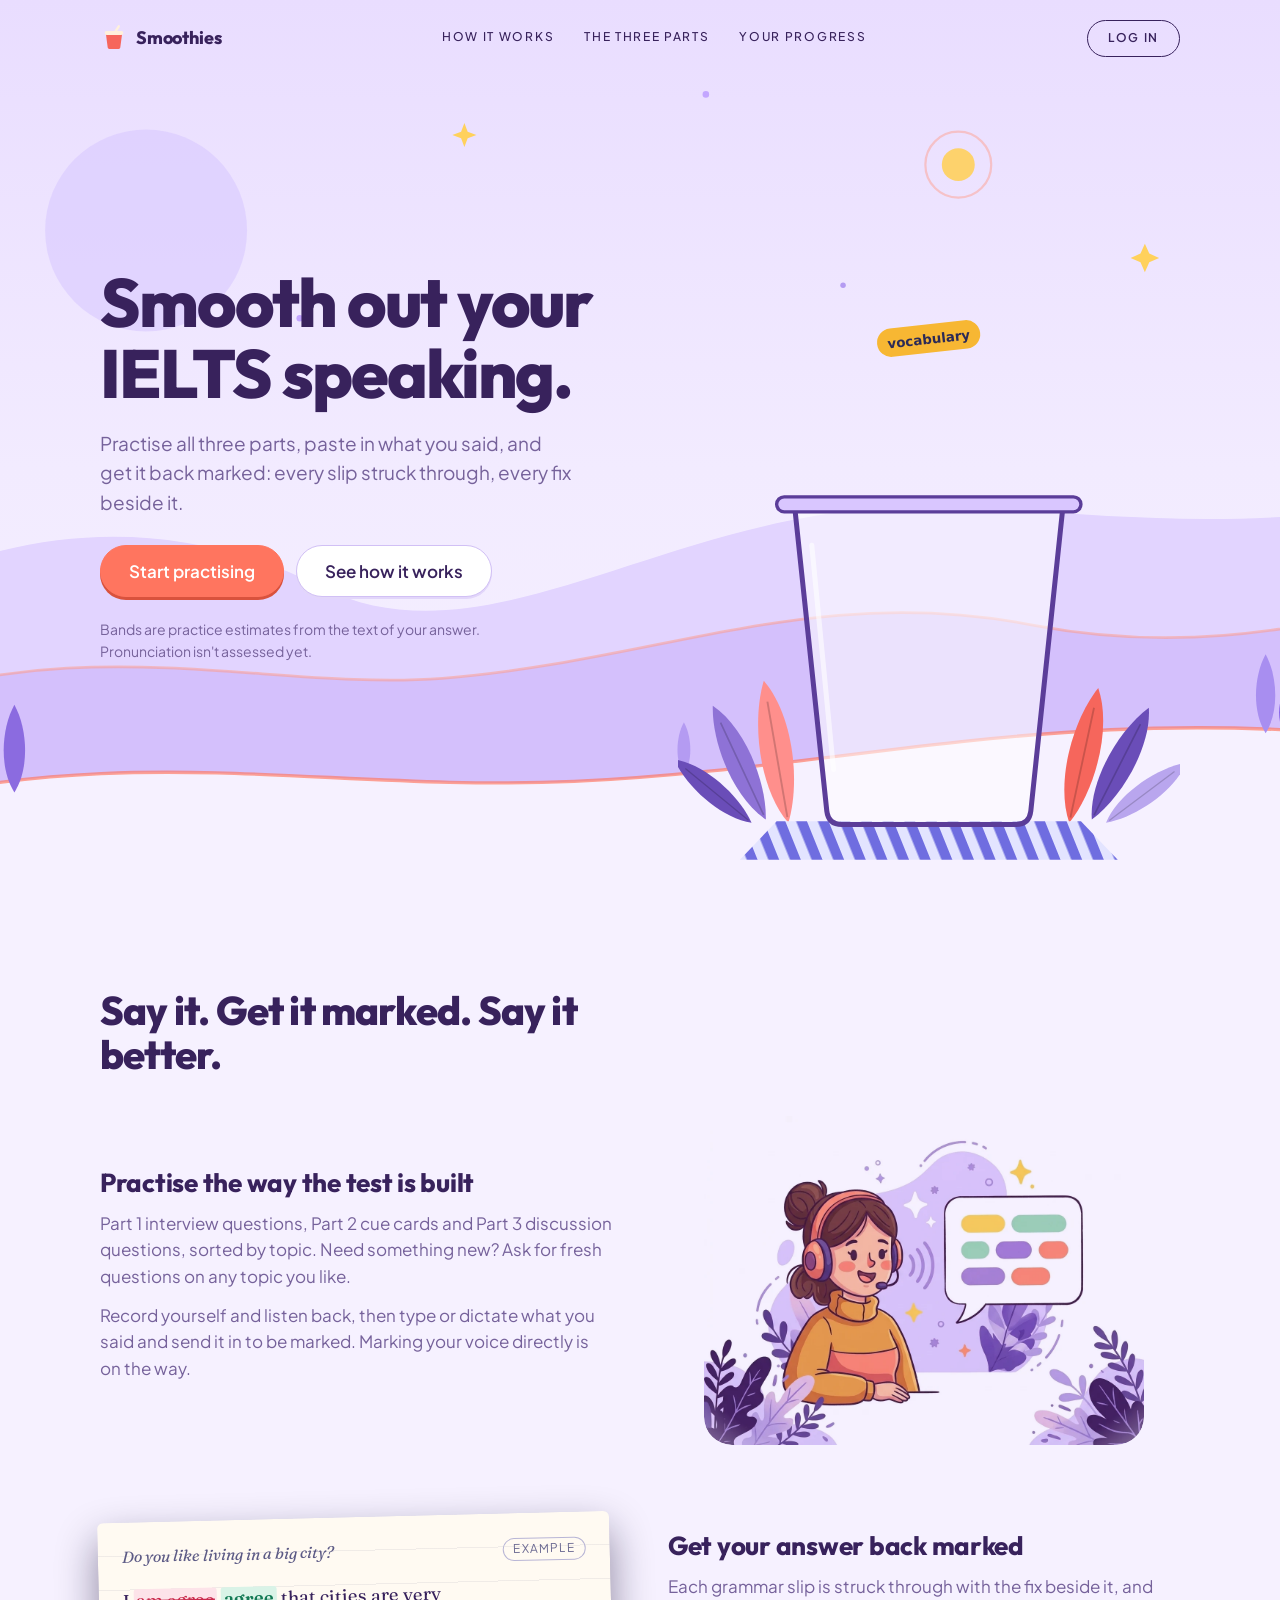
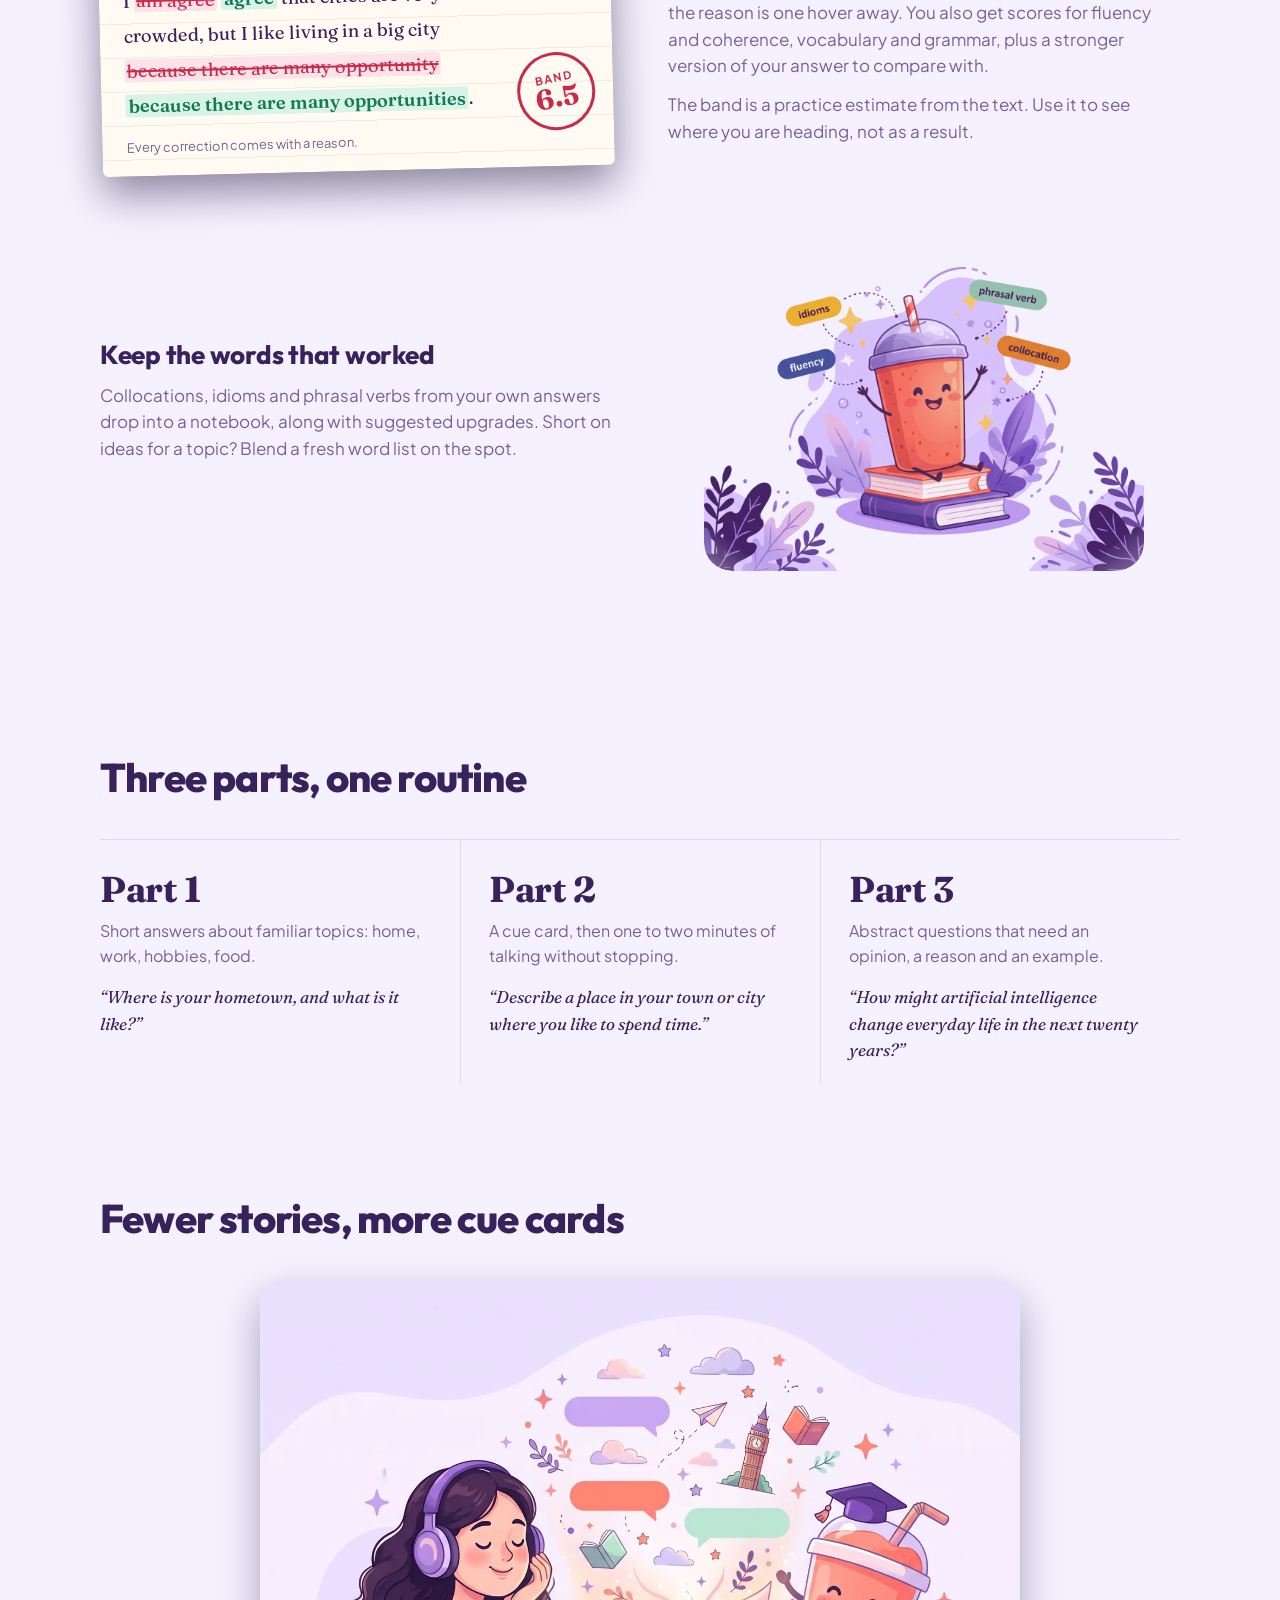
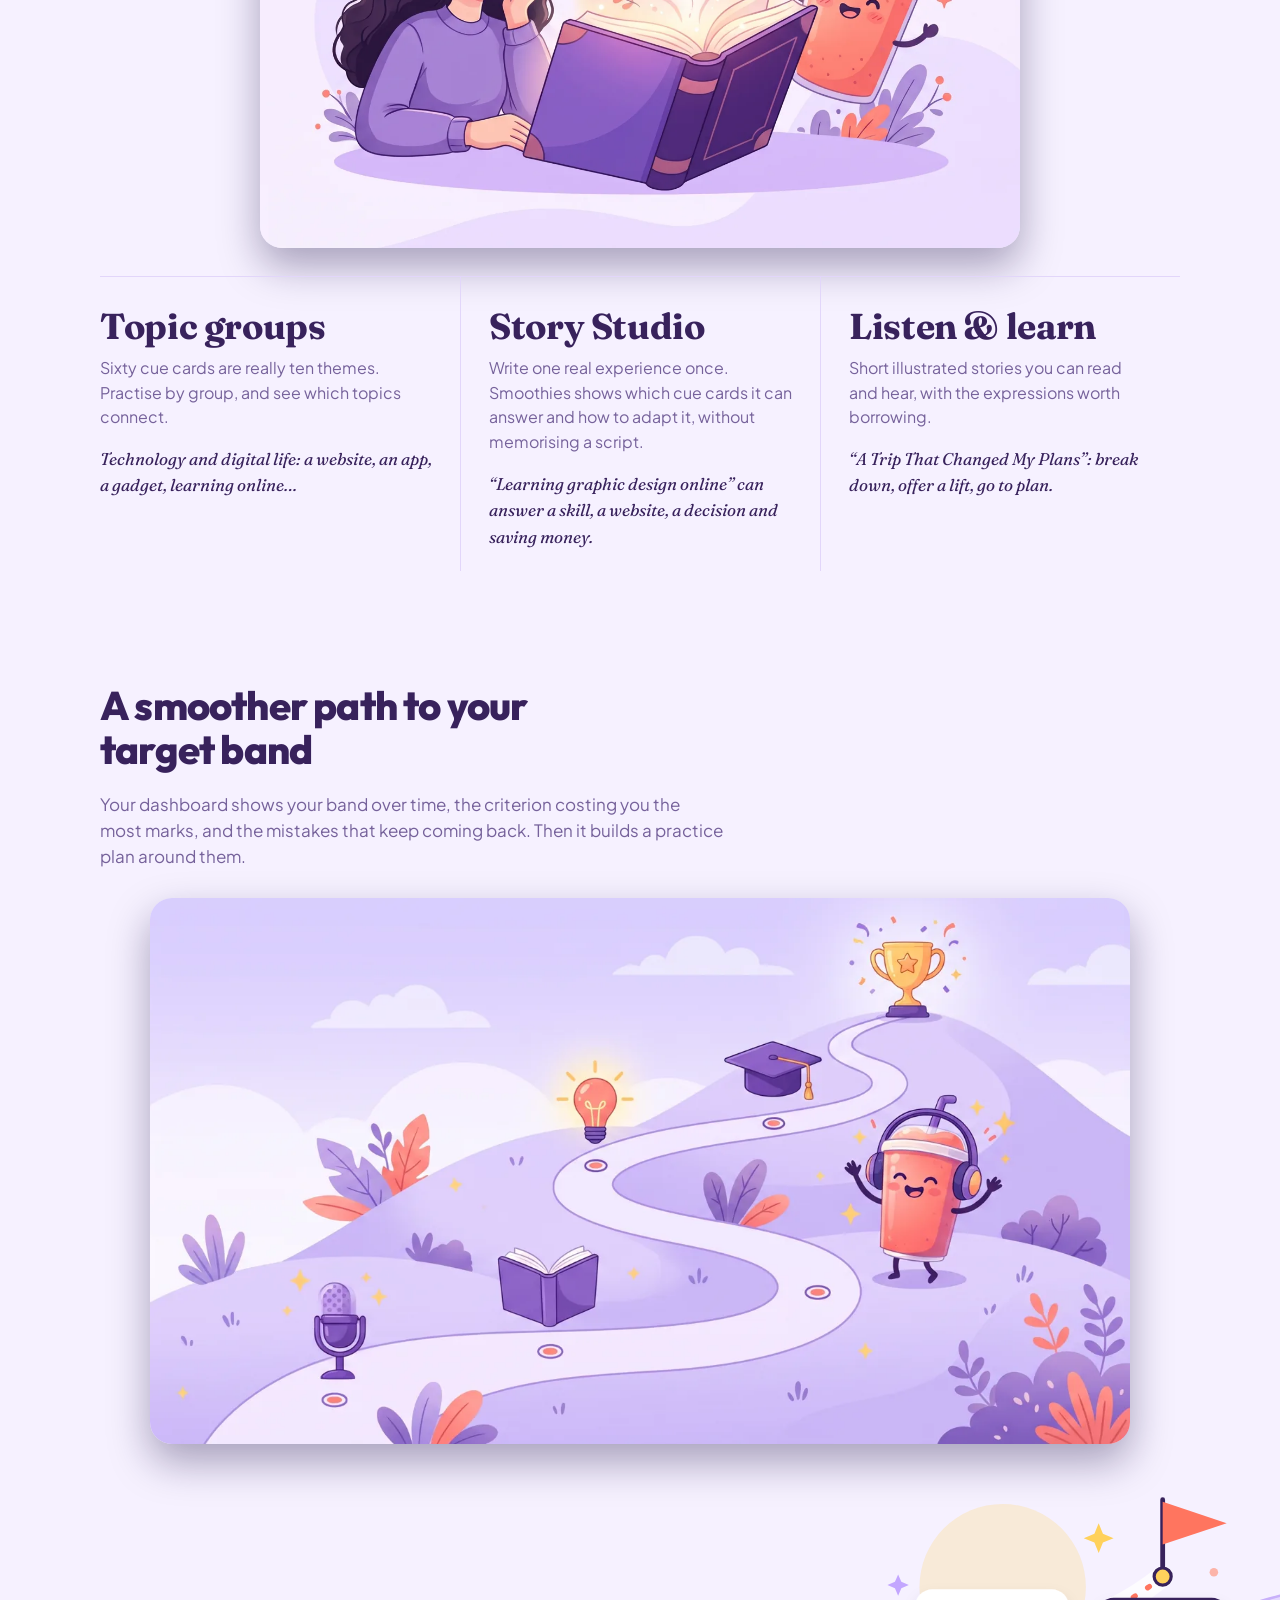
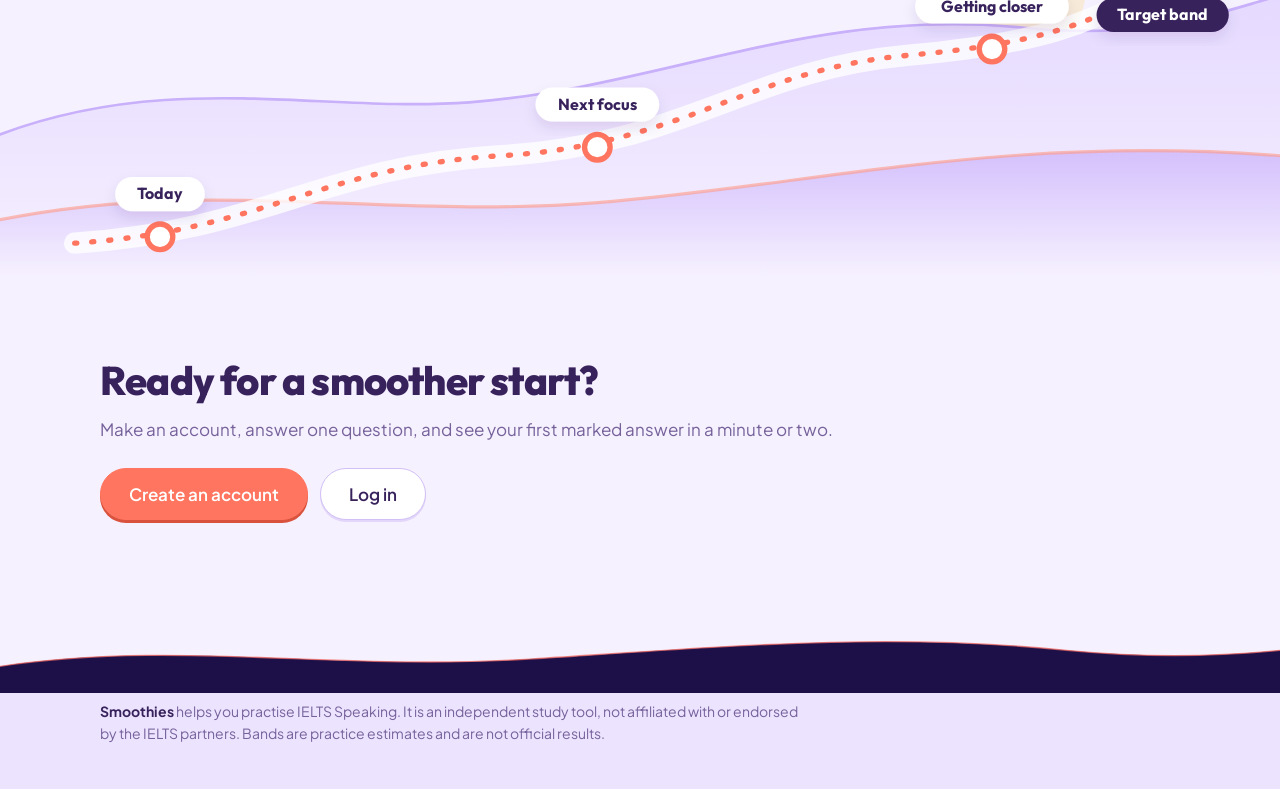
<file: frontend/index.html>
<!doctype html>
<html lang="en">
<head>
  <meta charset="utf-8">
  <meta name="viewport" content="width=device-width, initial-scale=1">
  <title>Smoothies: IELTS speaking practice, smoothed out</title>
  <meta name="description" content="Practise all three parts of IELTS Speaking, get your answers back marked line by line, and see which mistakes keep coming back.">
<meta name="color-scheme" content="light">
  <link rel="preconnect" href="https://fonts.googleapis.com" />
  <link rel="preconnect" href="https://fonts.gstatic.com" crossorigin />
  <link
    href="https://fonts.googleapis.com/css2?family=Fraunces:opsz,wght@9..144,600;9..144,700&family=Outfit:wght@600;700;800&family=Plus+Jakarta+Sans:wght@400;500;600;700&display=swap"
    rel="stylesheet"
  />
  <link rel="stylesheet" href="css/styles.css">
  <link rel="stylesheet" href="css/landing.css">
</head>
<body class="landing">
  <a class="skip" href="#main">Skip to content</a>

  <header class="site-nav">
    <div class="site-nav-inner">
      <a class="brand" href="./">
        <svg class="brand-glyph" viewBox="0 0 24 24" width="28" height="28" aria-hidden="true"><path d="M5 8h14l-1.6 12.2a1.4 1.4 0 0 1-1.4 1.2H8a1.4 1.4 0 0 1-1.4-1.2z" fill="#f6665c"/><rect x="4" y="6" width="16" height="3.4" rx="1.7" fill="#fff1dc"/><path d="M13.5 6l2.6-4" stroke="#fff1dc" stroke-width="2" stroke-linecap="round" fill="none"/></svg>
        <span>Smoothies</span>
      </a>
      <nav class="site-links" aria-label="Main">
        <a href="#how">How it works</a>
        <a href="#parts">The three parts</a>
        <a href="#path">Your progress</a>
      </nav>
      <a class="pill" id="nav-cta" href="app/#/login">Log in</a>
    </div>
  </header>

  <main id="main">
    <!-- ================= hero ================= -->
    <section class="hero">
      <svg class="hero-scene" viewBox="0 0 1440 820" preserveAspectRatio="xMidYMax slice" aria-hidden="true" focusable="false">
        <circle cx="270" cy="210" r="92" fill="#d8c6ff" opacity=".55"/>
        <circle cx="1010" cy="150" r="15" fill="#ffd15c" opacity=".9"/>
        <circle cx="1010" cy="150" r="30" fill="none" stroke="#ff9a85" stroke-width="2" opacity=".45"/>
        <!-- sparkles -->
        <g fill="#ffd15c">
          <path d="M560 112 l3 8 8 3 -8 3 -3 8 -3 -8 -8 -3 8 -3z"/>
          <path d="M1180 222 l4 9 9 4 -9 4 -4 9 -4 -9 -9 -4 9 -4z"/>
          <circle cx="780" cy="86" r="3" fill="#c3a6ff"/>
          <circle cx="90" cy="110" r="3.5" fill="#ff9a85" opacity=".7"/>
          <circle cx="410" cy="290" r="3" fill="#c3a6ff"/>
          <circle cx="1320" cy="120" r="3.5" fill="#ffd15c"/>
          <circle cx="905" cy="260" r="2.5" fill="#b49bf2"/>
        </g>
        <!-- far hills -->
        <path d="M0 560 C150 470 300 470 430 535 C560 600 700 500 880 470 C1040 442 1190 500 1440 455 V820 H0Z" fill="#e2d4ff"/>
        <!-- mid hills -->
        <path d="M0 650 C210 570 380 630 540 618 C740 602 880 530 1080 570 C1230 598 1340 566 1440 548 V820 H0Z" fill="#d4c0fc"/>
        <path d="M0 650 C210 570 380 630 540 618 C740 602 880 530 1080 570 C1230 598 1340 566 1440 548" fill="none" stroke="#ff9a85" stroke-width="2.5" opacity=".5" stroke-linecap="round"/>
        <!-- near hill (matches --bg seamlessly) -->
        <path d="M0 740 C250 672 430 722 660 712 C920 700 1110 636 1440 676 V820 H0Z" fill="#f6f1ff"/>
        <path d="M0 740 C250 672 430 722 660 712 C920 700 1110 636 1440 676" fill="none" stroke="#ff755f" stroke-width="3" opacity=".65" stroke-linecap="round"/>
        <!-- little plants on the hills -->
        <g transform="translate(150 722)"><path d="M0 0 C-14 -22 -12 -58 0 -80 C12 -58 14 -22 0 0Z" fill="#8b6be0"/><path d="M-22 6 C-34 -10 -30 -34 -22 -50 C-12 -34 -10 -10 -22 6Z" fill="#ff8f7d"/></g>
        <g transform="translate(1290 668) scale(.9)"><path d="M0 0 C-14 -22 -12 -58 0 -80 C12 -58 14 -22 0 0Z" fill="#a88ef0"/><path d="M22 6 C34 -10 30 -34 22 -50 C12 -34 10 -10 22 6Z" fill="#7c56e6"/></g>
        <g transform="translate(760 706) scale(.6)"><path d="M0 0 C-14 -22 -12 -58 0 -80 C12 -58 14 -22 0 0Z" fill="#b49bf2"/></g>
      </svg>

      <div class="hero-inner">
        <div class="hero-copy">
          <h1>Smooth out your IELTS speaking.</h1>
          <p class="hero-lede">Practise all three parts, paste in what you said, and get it back marked: every slip struck through, every fix beside it.</p>
          <div class="hero-actions">
            <a class="btn btn-primary btn-lg" href="app/#/register" id="hero-cta">Start practising</a>
            <a class="btn btn-lg" href="#how">See how it works</a>
          </div>
          <p class="hero-note">Bands are practice estimates from the text of your answer. Pronunciation isn't assessed yet.</p>
        </div>

        <div class="hero-art">
          <svg id="smoothie" class="smoothie" viewBox="0 0 600 760" role="img" aria-label="Animated illustration: English words drop into a cup, blend into a smoothie, and a tiny learner sips it through a straw.">
            <defs>
              <clipPath id="cupClip"><path d="M140 330 L460 330 L422 690 Q420 706 404 706 L196 706 Q180 706 178 690 Z"/></clipPath>
              <clipPath id="girlClip"><rect x="0" y="0" width="600" height="326"/></clipPath>
              <pattern id="stripe" width="24" height="24" patternUnits="userSpaceOnUse" patternTransform="rotate(-22)">
                <rect width="24" height="24" fill="#6F6DE0"/><rect width="12" height="24" fill="#E3E4FF"/>
              </pattern>
            </defs>

            <g id="leaves"></g>
            <path d="M118 702 L482 702 L526 748 L74 748 Z" fill="url(#stripe)"/>

            <g clip-path="url(#girlClip)">
              <g id="girl">
                <path d="M228 340 C228 280 260 252 300 252 C340 252 372 280 372 340 Z" fill="#FFA11D"/>
                <g id="head">
                  <path d="M258 222 C258 186 280 180 300 180 C320 180 342 186 342 222 L342 252 Q342 258 336 258 L264 258 Q258 258 258 252 Z" fill="#3B3A74"/>
                  <circle cx="300" cy="228" r="31" fill="#FFC8BE"/>
                  <path d="M267 216 Q274 191 302 191 Q330 191 335 216 Q318 204 300 206 Q282 206 267 216 Z" fill="#3B3A74"/>
                  <circle id="chL" cx="284" cy="238" r="6" fill="#FF8F8C" opacity=".85"/>
                  <circle id="chR" cx="316" cy="238" r="6" fill="#FF8F8C" opacity=".85"/>
                  <ellipse id="eyeL" cx="289" cy="227" rx="2.6" ry="2.6" fill="#2B2A57"/>
                  <ellipse id="eyeR" cx="311" cy="227" rx="2.6" ry="2.6" fill="#2B2A57"/>
                  <path id="happyL" d="M283 228 Q289 221 295 228" stroke="#2B2A57" stroke-width="2.6" fill="none" stroke-linecap="round" opacity="0"/>
                  <path id="happyR" d="M305 228 Q311 221 317 228" stroke="#2B2A57" stroke-width="2.6" fill="none" stroke-linecap="round" opacity="0"/>
                  <circle cx="300" cy="241" r="4.2" fill="#E8524F"/>
                </g>
              </g>
            </g>

            <g id="cupG">
              <path d="M140 330 L460 330 L422 690 Q420 706 404 706 L196 706 Q180 706 178 690 Z" fill="#ffffff" fill-opacity=".55"/>
              <g clip-path="url(#cupClip)">
                <path id="liq" fill="#FFE1DC"/>
                <path id="foam" fill="none" stroke="#ffffff" stroke-width="4" stroke-linecap="round" opacity=".85"/>
                <g id="bubbles"></g>
                <g id="inside"></g>
              </g>
              <path d="M160 372 L186 640" stroke="#fff" stroke-opacity=".6" stroke-width="6" stroke-linecap="round" fill="none"/>
              <path d="M140 330 L460 330 L422 690 Q420 706 404 706 L196 706 Q180 706 178 690 Z" fill="none" stroke="#5b3d99" stroke-width="6" stroke-linejoin="round"/>
              <rect x="118" y="314" width="364" height="18" rx="9" fill="#d9c6ff" stroke="#5b3d99" stroke-width="4"/>
            </g>

            <g id="outside"></g>

            <g id="front">
              <g id="arms">
                <path d="M240 314 Q205 318 172 322" stroke="#FFA11D" stroke-width="24" stroke-linecap="round" fill="none"/>
                <path d="M360 314 Q395 318 428 322" stroke="#FFA11D" stroke-width="24" stroke-linecap="round" fill="none"/>
                <circle cx="166" cy="322" r="11" fill="#FFC8BE"/>
                <circle cx="434" cy="322" r="11" fill="#FFC8BE"/>
              </g>
            </g>
            <path id="straw" fill="none" stroke="#FFF6E8" stroke-width="8" stroke-linecap="round"/>
            <path id="strawJuice" fill="none" stroke="#FF8F8C" stroke-width="4" stroke-linecap="round" opacity="0"/>
          </svg>
        </div>
      </div>
    </section>

    <!-- ================= how it works ================= -->
    <section class="block" id="how">
      <div class="wrap">
        <h2 class="block-title">Say it. Get it marked. Say it better.</h2>

        <div class="row">
  <div class="row-copy">
    <h3>Practise the way the test is built</h3>
    <p>Part 1 interview questions, Part 2 cue cards and Part 3 discussion questions, sorted by topic. Need something new? Ask for fresh questions on any topic you like.</p>
    <p>Record yourself and listen back, then type or dictate what you said and send it in to be marked. Marking your voice directly is on the way.</p>
  </div>
  <div class="row-art">
    <img
      src="img/practise-headset.webp"
      alt="Learner in a headset speaking with a pastel speech bubble"
      class="mascot-art"
    />
  </div>
</div>

        <div class="row row-flip">
          <div class="row-art">
            <figure class="paper" aria-label="Example of a marked answer">
              <div class="paper-head">
                <span class="paper-q">Do you like living in a big city?</span>
                <span class="paper-tag">Example</span>
              </div>
              <p class="transcript">I <del class="err">am agree</del> <ins class="fix" title="Agree is a verb, so it does not need “am”.">agree</ins> that cities are very crowded, but I like living in a big city <del class="err">because there are many opportunity</del> <ins class="fix" title="“Many” needs a plural noun.">because there are many opportunities</ins>.</p>
              <div class="stamp" aria-hidden="true"><span>Band</span><strong>6.5</strong></div>
              <p class="paper-note">Every correction comes with a reason.</p>
            </figure>
          </div>
          <div class="row-copy">
            <h3>Get your answer back marked</h3>
            <p>Each grammar slip is struck through with the fix beside it, and the reason is one hover away. You also get scores for fluency and coherence, vocabulary and grammar, plus a stronger version of your answer to compare with.</p>
            <p>The band is a practice estimate from the text. Use it to see where you are heading, not as a result.</p>
          </div>
        </div>

        <div class="row">
  <div class="row-copy">
    <h3>Keep the words that worked</h3>
    <p>Collocations, idioms and phrasal verbs from your own answers drop into a notebook, along with suggested upgrades. Short on ideas for a topic? Blend a fresh word list on the spot.</p>
  </div>
  <div class="row-art" style="min-width: 0; display: flex; justify-content: center;">
  <img
    src="img/words-book-dark.webp"
    alt="Happy smoothie mascot on books surrounded by idioms, phrasal verb, fluency, and collocation tags"
    class="mascot-art"
   
  />
</div>
</div>
      </div>
    </section>

    <!-- ================= the three parts ================= -->
    <section class="block block-parts" id="parts">
      <div class="wrap">
        <h2 class="block-title">Three parts, one routine</h2>
        <div class="parts">
          <article>
            <h3>Part 1</h3>
            <p>Short answers about familiar topics: home, work, hobbies, food.</p>
            <p class="sample">“Where is your hometown, and what is it like?”</p>
          </article>
          <article>
            <h3>Part 2</h3>
            <p>A cue card, then one to two minutes of talking without stopping.</p>
            <p class="sample">“Describe a place in your town or city where you like to spend time.”</p>
          </article>
          <article>
            <h3>Part 3</h3>
            <p>Abstract questions that need an opinion, a reason and an example.</p>
            <p class="sample">“How might artificial intelligence change everyday life in the next twenty years?”</p>
          </article>
        </div>
      </div>
    </section>

    <!-- ================= topic groups and stories ================= -->
    <section class="block block-parts" id="stories">
      <div class="wrap">
        <h2 class="block-title">Fewer stories, more cue cards</h2>
        <img class="land-pic" src="img/stories-hero.webp" alt="A learner reading a glowing book while the Smoothies mascot looks on" width="1400" height="1045" loading="lazy">
        <div class="parts">
          <article>
            <h3>Topic groups</h3>
            <p>Sixty cue cards are really ten themes. Practise by group, and see which topics connect.</p>
            <p class="sample">Technology and digital life: a website, an app, a gadget, learning online…</p>
          </article>
          <article>
            <h3>Story Studio</h3>
            <p>Write one real experience once. Smoothies shows which cue cards it can answer and how to adapt it, without memorising a script.</p>
            <p class="sample">“Learning graphic design online” can answer a skill, a website, a decision and saving money.</p>
          </article>
          <article>
            <h3>Listen &amp; learn</h3>
            <p>Short illustrated stories you can read and hear, with the expressions worth borrowing.</p>
            <p class="sample">“A Trip That Changed My Plans”: break down, offer a lift, go to plan.</p>
          </article>
        </div>
      </div>
    </section>

    <!-- ================= progress path ================= -->
    <section class="block" id="path">
      <div class="wrap">
        <div class="path-copy">
          <h2 class="block-title">A smoother path to your target band</h2>
          <p>Your dashboard shows your band over time, the criterion costing you the most marks, and the mistakes that keep coming back. Then it builds a practice plan around them.</p>
        </div>
        <img class="land-pic wide" src="img/roadmap.webp" alt="The mascot walking a winding road toward a trophy on a hill" width="1400" height="781" loading="lazy">
      </div>
      <div class="path-art">
        <!-- Mobile path -->
        <svg class="path-small" viewBox="0 0 400 330" role="img" aria-label="A winding path climbs the hills from Today, through Next focus, to a flag marking your target band.">
          <defs>
            <linearGradient id="hillBackSm" x1="0" y1="0" x2="0" y2="1">
              <stop offset="0%" stop-color="#e3d5ff"/>
              <stop offset="100%" stop-color="#f6f1ff"/>
            </linearGradient>
            <linearGradient id="hillFrontSm" x1="0" y1="0" x2="0" y2="1">
              <stop offset="0%" stop-color="#d4c0fc"/>
              <stop offset="100%" stop-color="#f6f1ff"/>
            </linearGradient>
            <filter id="pillShadowSm" x="-20%" y="-20%" width="140%" height="160%">
              <feDropShadow dx="0" dy="4" stdDeviation="4" flood-color="#38225c" flood-opacity="0.1"/>
            </filter>
          </defs>
          <circle cx="300" cy="86" r="56" fill="#ffd15c" opacity=".25"/>
          <path d="M0 210 C70 170 150 200 230 170 C300 144 350 120 400 104 V330 H0Z" fill="url(#hillBackSm)"/>
          <path d="M0 210 C70 170 150 200 230 170 C300 144 350 120 400 104" fill="none" stroke="#c8b0fa" stroke-width="2" stroke-linecap="round"/>
          <path d="M0 276 C100 252 200 282 300 258 C350 246 380 236 400 234 V330 H0Z" fill="url(#hillFrontSm)"/>
          <path d="M0 276 C100 252 200 282 300 258 C350 246 380 236 400 234" fill="none" stroke="#ff9a85" stroke-width="2.5" opacity=".65" stroke-linecap="round"/>
          <!-- path -->
          <path d="M34 296 C100 292 120 248 190 238 C250 230 262 186 300 158 C326 138 336 110 340 78" fill="none" stroke="#ffffff" stroke-opacity=".75" stroke-width="14" stroke-linecap="round"/>
          <path d="M34 296 C100 292 120 248 190 238 C250 230 262 186 300 158 C326 138 336 110 340 78" fill="none" stroke="#ff755f" stroke-width="4" stroke-linecap="round" stroke-dasharray="2 11"/>
          <!-- milestones -->
          <g font-family="'Outfit', 'Plus Jakarta Sans', system-ui, sans-serif" font-weight="700" font-size="13" fill="#38225c" text-anchor="middle">
            <circle cx="58" cy="294" r="9" fill="#ffffff" stroke="#ff755f" stroke-width="4"/>
            <g filter="url(#pillShadowSm)"><rect x="24" y="254" width="68" height="26" rx="13" fill="#ffffff"/><text x="58" y="271">Today</text></g>

            <circle cx="196" cy="236" r="9" fill="#ffffff" stroke="#ff755f" stroke-width="4"/>
            <g filter="url(#pillShadowSm)"><rect x="148" y="196" width="96" height="26" rx="13" fill="#ffffff"/><text x="196" y="213">Next focus</text></g>

            <circle cx="296" cy="160" r="9" fill="#ffffff" stroke="#ff755f" stroke-width="4"/>
            <g filter="url(#pillShadowSm)"><rect x="234" y="120" width="124" height="26" rx="13" fill="#ffffff"/><text x="296" y="137">Getting closer</text></g>
          </g>
          <!-- flag -->
          <path d="M340 78 V20" stroke="#38225c" stroke-width="4" stroke-linecap="round"/>
          <path d="M340 22 L384 38 L340 54Z" fill="#ff755f"/>
          <circle cx="340" cy="78" r="7" fill="#ffd15c" stroke="#38225c" stroke-width="2.5"/>
          <g filter="url(#pillShadowSm)" font-family="'Outfit', 'Plus Jakarta Sans', system-ui, sans-serif" font-weight="700" font-size="13" text-anchor="middle">
            <rect x="286" y="92" width="108" height="26" rx="13" fill="#38225c"/>
            <text x="340" y="109" fill="#ffffff">Target band</text>
          </g>
        </svg>

        <!-- Desktop path -->
        <svg class="path-wide" viewBox="0 0 1200 380" preserveAspectRatio="xMidYMid slice" role="img" aria-label="A winding path climbs the hills from Today, through Next focus, to a flag marking your target band.">
          <defs>
            <linearGradient id="hillBack" x1="0" y1="0" x2="0" y2="1">
              <stop offset="0%" stop-color="#e5d9ff"/>
              <stop offset="100%" stop-color="#f6f1ff"/>
            </linearGradient>
            <linearGradient id="hillFront" x1="0" y1="0" x2="0" y2="1">
              <stop offset="0%" stop-color="#d4c0fc"/>
              <stop offset="100%" stop-color="#f6f1ff"/>
            </linearGradient>
            <filter id="pillShadow" x="-20%" y="-20%" width="140%" height="160%">
              <feDropShadow dx="0" dy="6" stdDeviation="6" flood-color="#38225c" flood-opacity="0.1"/>
            </filter>
          </defs>

          <!-- soft sun & sparkles -->
          <circle cx="940" cy="108" r="78" fill="#ffd15c" opacity=".24"/>
          <path d="M1030 48 l4 10 10 4 -10 4 -4 10 -4 -10 -10 -4 10 -4z" fill="#ffd15c"/>
          <path d="M842 96 l3 7 7 3 -7 3 -3 7 -3 -7 -7 -3 7 -3z" fill="#c3a6ff"/>
          <circle cx="1138" cy="94" r="4" fill="#ff9a85" opacity=".7"/>

          <!-- pastel hills fading smoothly into the page background -->
          <path d="M0 246 C160 186 300 226 440 216 C620 202 760 126 960 146 C1080 158 1140 132 1200 116 V380 H0Z" fill="url(#hillBack)"/>
          <path d="M0 246 C160 186 300 226 440 216 C620 202 760 126 960 146 C1080 158 1140 132 1200 116" fill="none" stroke="#c8b0fa" stroke-width="2.5" stroke-linecap="round"/>

          <path d="M0 326 C200 286 360 326 560 310 C760 294 940 246 1200 266 V380 H0Z" fill="url(#hillFront)"/>
          <path d="M0 326 C200 286 360 326 560 310 C760 294 940 246 1200 266" fill="none" stroke="#ff9a85" stroke-width="3" opacity=".6" stroke-linecap="round"/>

          <!-- the winding path -->
          <path d="M70 348 C250 336 300 276 470 266 C640 256 700 186 850 172 C960 162 1030 146 1090 98" fill="none" stroke="#ffffff" stroke-opacity=".8" stroke-width="20" stroke-linecap="round"/>
          <path d="M70 348 C250 336 300 276 470 266 C640 256 700 186 850 172 C960 162 1030 146 1090 98" fill="none" stroke="#ff755f" stroke-width="5" stroke-linecap="round" stroke-dasharray="2 14"/>

          <!-- milestones with crisp white pill badges -->
          <g font-family="'Outfit', 'Plus Jakarta Sans', system-ui, sans-serif" font-weight="700" font-size="15" fill="#38225c" text-anchor="middle">
            <circle cx="150" cy="342" r="12" fill="#ffffff" stroke="#ff755f" stroke-width="5"/>
            <g filter="url(#pillShadow)">
              <rect x="108" y="286" width="84" height="32" rx="16" fill="#ffffff"/>
              <text x="150" y="307">Today</text>
            </g>

            <circle cx="560" cy="258" r="12" fill="#ffffff" stroke="#ff755f" stroke-width="5"/>
            <g filter="url(#pillShadow)">
              <rect x="502" y="202" width="116" height="32" rx="16" fill="#ffffff"/>
              <text x="560" y="223">Next focus</text>
            </g>

            <circle cx="930" cy="166" r="12" fill="#ffffff" stroke="#ff755f" stroke-width="5"/>
            <g filter="url(#pillShadow)">
              <rect x="858" y="110" width="144" height="32" rx="16" fill="#ffffff"/>
              <text x="930" y="131">Getting closer</text>
            </g>
          </g>

          <!-- target flag & plum badge -->
          <g>
            <path d="M1090 98 V26" stroke="#38225c" stroke-width="4.5" stroke-linecap="round"/>
            <path d="M1090 28 L1150 48 L1090 68Z" fill="#ff755f"/>
            <circle cx="1090" cy="98" r="8" fill="#ffd15c" stroke="#38225c" stroke-width="3"/>
          </g>
          <g filter="url(#pillShadow)" font-family="'Outfit', 'Plus Jakarta Sans', system-ui, sans-serif" font-weight="700" font-size="15" text-anchor="middle">
            <rect x="1028" y="118" width="124" height="32" rx="16" fill="#38225c"/>
            <text x="1090" y="139" fill="#ffffff">Target band</text>
          </g>
        </svg>
      </div>
    </section>

    <!-- ================= closing call ================= -->
    <section class="block closing">
      <div class="wrap closing-inner">
        <h2 class="block-title">Ready for a smoother start?</h2>
        <p>Make an account, answer one question, and see your first marked answer in a minute or two.</p>
        <div class="hero-actions">
          <a class="btn btn-primary btn-lg" href="app/#/register">Create an account</a>
          <a class="btn btn-lg" href="app/#/login">Log in</a>
        </div>
      </div>
    </section>
  </main>

  <footer class="site-footer">
    <svg viewBox="0 0 1440 120" preserveAspectRatio="none" aria-hidden="true" focusable="false"><path d="M0 70 C200 20 380 80 600 56 C820 32 1000 6 1200 40 C1300 56 1380 50 1440 40 V120 H0Z" fill="#1d1049"/><path d="M0 70 C200 20 380 80 600 56 C820 32 1000 6 1200 40 C1300 56 1380 50 1440 40" fill="none" stroke="#f6665c" stroke-width="2.5" opacity=".7"/></svg>
    <div class="footer-body">
      <div class="wrap">
        <p><strong>Smoothies</strong> helps you practise IELTS Speaking. It is an independent study tool, not affiliated with or endorsed by the IELTS partners. Bands are practice estimates and are not official results.</p>
      </div>
    </div>
  </footer>

  <script type="module" src="js/landing.js"></script>
</body>
</html>
</file>
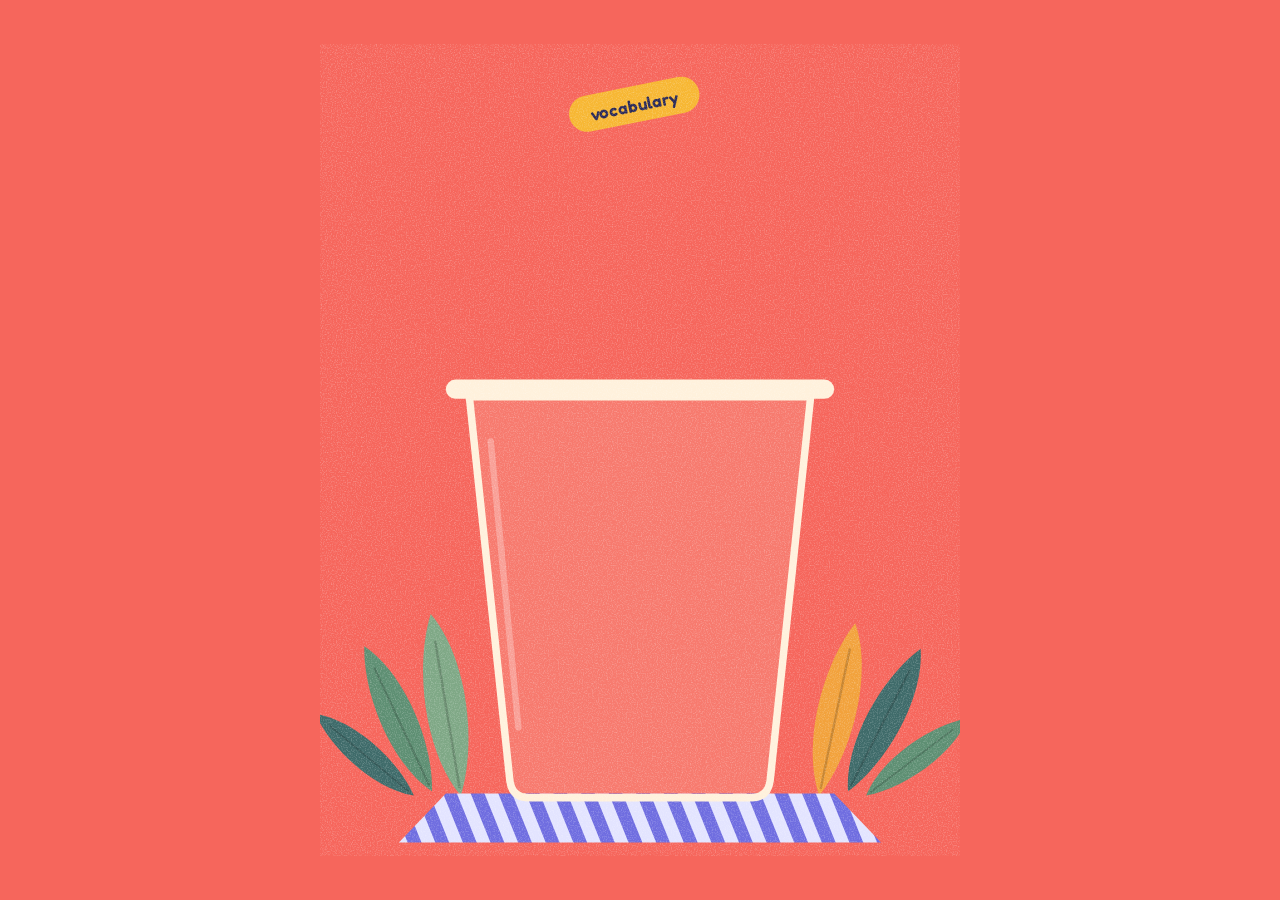
<file: IELTS Word Smoothie.html>
<!doctype html><html><head><meta charset=utf8><meta name=viewport content="width=device-width,initial-scale=1,viewport-fit=cover"><style>:root{color-scheme:light;box-sizing:border-box;padding-top:env(safe-area-inset-top,0px);padding-bottom:env(safe-area-inset-bottom,0px)}html{scroll-padding-top:env(safe-area-inset-top,0px)}body{margin:0;padding:0;font:14px -apple-system,BlinkMacSystemFont,sans-serif;background:#fff;color:#000}img{max-width:100%}[hidden]:not([hidden=until-found i]){display:none!important}</style></head><body>
<title>IELTS Word Smoothie</title>
<meta name="claude:viewport-fit-sides" content="cover">
<link rel="stylesheet" href="https://fonts.googleapis.com/css2?family=Fredoka:wght@500;600&display=swap">
<style>
/* Layout: one centered flat-coral scene (600x760 viewBox). Words fall into a big cup, blend into juice, a tiny girl rises over the rim and sips. Single look by choice. */
:root{
  --coral:#F6665C;
  --cream:#FFF1DC;
  --navy:#2B2A57;
  --font:'Fredoka',ui-rounded,'Segoe UI',system-ui,sans-serif;
  color-scheme:light;
}
html,body{height:100%}
body{
  margin:0;box-sizing:border-box;background:var(--coral);color:var(--navy);
  padding-block:12px;
  padding-left:max(16px,env(safe-area-inset-left,0px));
  padding-right:max(16px,env(safe-area-inset-right,0px));
  display:flex;align-items:center;justify-content:center;
}
#scene{display:block;width:100%;height:100%;max-width:640px;max-height:100%}
text{font-family:var(--font);font-weight:600}
</style>

<svg id="scene" viewBox="0 0 600 760" role="img" aria-label="Animated illustration: English words drop into a cup, blend into a smoothie, and a tiny girl sips it through a straw.">
  <defs>
    <clipPath id="cupClip"><path d="M140 330 L460 330 L422 690 Q420 706 404 706 L196 706 Q180 706 178 690 Z"/></clipPath>
    <clipPath id="girlClip"><rect x="0" y="0" width="600" height="326"/></clipPath>
    <pattern id="stripe" width="24" height="24" patternUnits="userSpaceOnUse" patternTransform="rotate(-22)">
      <rect width="24" height="24" fill="#6F6DE0"/><rect width="12" height="24" fill="#E3E4FF"/>
    </pattern>
    <filter id="grain" x="0" y="0" width="100%" height="100%">
      <feTurbulence type="fractalNoise" baseFrequency="0.85" numOctaves="2" seed="3"/>
      <feColorMatrix type="matrix" values="0 0 0 0 1  0 0 0 0 1  0 0 0 0 1  1.5 0 0 0 -0.68"/>
    </filter>
  </defs>

  <rect width="600" height="760" fill="#F6665C"/>

  <!-- plants -->
  <g id="leaves"></g>

  <!-- coaster -->
  <path d="M118 702 L482 702 L526 748 L74 748 Z" fill="url(#stripe)"/>

  <!-- girl, behind the cup -->
  <g clip-path="url(#girlClip)">
    <g id="girl">
      <path d="M228 340 C228 280 260 252 300 252 C340 252 372 280 372 340 Z" fill="#FFA11D"/>
      <g id="head">
        <path d="M258 222 C258 186 280 180 300 180 C320 180 342 186 342 222 L342 252 Q342 258 336 258 L264 258 Q258 258 258 252 Z" fill="#3B3A74"/>
        <circle cx="300" cy="228" r="31" fill="#FFC8BE"/>
        <path d="M267 216 Q274 191 302 191 Q330 191 335 216 Q318 204 300 206 Q282 206 267 216 Z" fill="#3B3A74"/>
        <circle id="chL" cx="284" cy="238" r="6" fill="#FF8F8C" opacity=".85"/>
        <circle id="chR" cx="316" cy="238" r="6" fill="#FF8F8C" opacity=".85"/>
        <ellipse id="eyeL" cx="289" cy="227" rx="2.6" ry="2.6" fill="#2B2A57"/>
        <ellipse id="eyeR" cx="311" cy="227" rx="2.6" ry="2.6" fill="#2B2A57"/>
        <path id="happyL" d="M283 228 Q289 221 295 228" stroke="#2B2A57" stroke-width="2.6" fill="none" stroke-linecap="round" opacity="0"/>
        <path id="happyR" d="M305 228 Q311 221 317 228" stroke="#2B2A57" stroke-width="2.6" fill="none" stroke-linecap="round" opacity="0"/>
        <circle cx="300" cy="241" r="4.2" fill="#E8524F"/>
      </g>
    </g>
  </g>

  <!-- cup -->
  <g id="cupG">
    <path d="M140 330 L460 330 L422 690 Q420 706 404 706 L196 706 Q180 706 178 690 Z" fill="#FFF1DC" fill-opacity=".14"/>
    <g clip-path="url(#cupClip)">
      <path id="liq" fill="#FFE1DC"/>
      <path id="foam" fill="none" stroke="#FFF1DC" stroke-width="4" stroke-linecap="round" opacity=".7"/>
      <g id="bubbles"></g>
      <g id="inside"></g>
    </g>
    <path d="M160 372 L186 640" stroke="#fff" stroke-opacity=".28" stroke-width="6" stroke-linecap="round" fill="none"/>
    <path d="M140 330 L460 330 L422 690 Q420 706 404 706 L196 706 Q180 706 178 690 Z" fill="none" stroke="#FFF1DC" stroke-width="7" stroke-linejoin="round"/>
    <rect x="118" y="314" width="364" height="18" rx="9" fill="#FFF1DC"/>
  </g>

  <!-- falling words -->
  <g id="outside"></g>

  <!-- arms and straw -->
  <g id="front">
    <g id="arms">
      <path d="M240 314 Q205 318 172 322" stroke="#FFA11D" stroke-width="24" stroke-linecap="round" fill="none"/>
      <path d="M360 314 Q395 318 428 322" stroke="#FFA11D" stroke-width="24" stroke-linecap="round" fill="none"/>
      <circle cx="166" cy="322" r="11" fill="#FFC8BE"/>
      <circle cx="434" cy="322" r="11" fill="#FFC8BE"/>
    </g>
  </g>
  <path id="straw" fill="none" stroke="#FFF6E8" stroke-width="8" stroke-linecap="round"/>
  <path id="strawJuice" fill="none" stroke="#FF8F8C" stroke-width="4" stroke-linecap="round" opacity="0"/>

  <rect width="600" height="760" filter="url(#grain)" opacity=".4" pointer-events="none"/>
</svg>

<script>
(function(){
  var NS='http://www.w3.org/2000/svg';
  var $=function(id){return document.getElementById(id)};
  function el(tag,attrs,parent){var e=document.createElementNS(NS,tag);for(var k in attrs)e.setAttribute(k,attrs[k]);if(parent)parent.appendChild(e);return e}
  function clamp(x,a,b){return Math.max(a,Math.min(b,x))}
  function smooth(x){x=clamp(x,0,1);return x*x*(3-2*x)}
  function hex(h){return [parseInt(h.slice(1,3),16),parseInt(h.slice(3,5),16),parseInt(h.slice(5,7),16)]}
  function mix(a,b,k){var A=hex(a),B=hex(b);return 'rgb('+A.map(function(v,i){return Math.round(v+(B[i]-v)*k)}).join(',')+')'}
  function outBack(x){var c1=1.70158,c3=c1+1;return 1+c3*Math.pow(x-1,3)+c1*Math.pow(x-1,2)}
  function inBack(x){var c1=1.70158,c3=c1+1;return c3*x*x*x-c1*x*x}

  var T=14.4, BOT=706, TOP=470, G=1300, Y0=-50;

  /* leaves */
  var leafSpecs=[
    {x:105,y:700,r:-28,s:1,c:'#5E8F73'},{x:88,y:704,r:-52,s:.8,c:'#3F6B6A'},{x:132,y:704,r:-8,s:1.15,c:'#7FA886'},
    {x:495,y:700,r:30,s:1,c:'#3F6B6A'},{x:512,y:704,r:54,s:.8,c:'#5E8F73'},{x:468,y:704,r:10,s:1.1,c:'#F2A23C'}
  ];
  var leafHost=$('leaves');
  var leaves=leafSpecs.map(function(L,i){
    var g=el('g',{},leafHost);
    el('path',{d:'M0 0 C-24 -40 -20 -110 0 -150 C24 -110 20 -40 0 0 Z',fill:L.c},g);
    el('path',{d:'M0 -6 L0 -128',stroke:'rgba(0,0,0,.18)','stroke-width':2,fill:'none'},g);
    return {g:g,L:L,ph:i*1.1};
  });

  /* words */
  var data=[
    ['vocabulary','#F7B733','#2B2A57',300],['fluency','#B9D96C','#2B2A57',262],
    ['grammar','#3C4A9E','#FFF1DC',338],['listening','#F28A2E','#2B2A57',284],
    ['coherence','#5E9A6B','#FFF1DC',322],['speaking','#FFD2A8','#2B2A57',250],
    ['writing','#5A2A55','#FFF1DC',350],['Band 8','#9ED8C0','#2B2A57',300]
  ];
  var N=data.length, step=(BOT-TOP)/N;
  var inside=$('inside'), outside=$('outside');
  var words=data.map(function(d,i){
    var w=d[0].length*9.4+30, h=34;
    var g=el('g',{},outside);
    var rect=el('rect',{x:-w/2,y:-h/2,width:w,height:h,rx:h/2,fill:d[1]},g);
    var tx=el('text',{x:0,y:1,'text-anchor':'middle','dominant-baseline':'central','font-size':16,fill:d[2]},g);
    tx.textContent=d[0];
    var ripple=el('ellipse',{fill:'none',stroke:'#FFF1DC','stroke-width':3,opacity:0},inside);
    var drops=[];
    for(var j=0;j<5;j++)drops.push(el('circle',{r:3,fill:d[1],opacity:0},inside));
    var hit=BOT-i*step, start=0.7+i*0.7;
    var dur=Math.sqrt(2*(hit-Y0)/G);
    return {i:i,g:g,rect:rect,tx:tx,ripple:ripple,drops:drops,w:w,h:h,color:d[1],x:d[3],start:start,hit:hit,dur:dur,hitT:start+dur,parent:'out'};
  });

  /* bubbles */
  var bubHost=$('bubbles');
  var bubs=[];
  for(var b=0;b<9;b++){
    var dark=b%4===3;
    var c=dark?el('circle',{r:2.6,fill:'#2B2A57'},bubHost):el('circle',{r:3+(b%3)*1.6,fill:'none',stroke:'#FFF1DC','stroke-width':2},bubHost);
    bubs.push({c:c,x:205+((b*47)%190),ph:(b*0.173)%1,sp:22+(b%4)*6});
  }

  /* sip schedule */
  var sips=[9.0,10.35,11.7], SIPDUR=1.15, SIPDROP=12;

  var liq=$('liq'), foam=$('foam'), cupG=$('cupG');
  var girl=$('girl'), head=$('head'), arms=$('arms'), straw=$('straw'), strawJuice=$('strawJuice');
  var eyeL=$('eyeL'),eyeR=$('eyeR'),happyL=$('happyL'),happyR=$('happyR'),chL=$('chL'),chR=$('chR');
  var GS=0.88;

  function levelAt(t){
    var fill=0,i;
    for(i=0;i<N;i++)fill+=step*smooth((t-words[i].hitT)/0.55);
    var sip=0;
    for(i=0;i<sips.length;i++)sip+=SIPDROP*smooth((t-(sips[i]+0.25))/0.6);
    var L=BOT-fill+sip;
    var dr=smooth((t-12.9)/1.0);
    return {level:L+(BOT-L)*dr,fill:fill*(1-dr)};
  }
  function bumpAt(t){
    var s=0;
    for(var i=0;i<N;i++){var u=t-words[i].hitT;if(u>0&&u<2.5)s+=6*Math.exp(-u*2.6)*Math.cos(u*14)}
    return s;
  }
  function presence(t){
    if(t<7||t>=13.7)return 170;
    if(t<8)return (1-outBack(t-7))*170;
    if(t<13)return 0;
    return 170*inBack((t-13)/0.7);
  }

  function render(t){
    var lv=levelAt(t), level=lv.level, bump=bumpAt(t);

    /* cup squash on landing */
    var sq=bump*0.0016;
    cupG.setAttribute('transform','translate(300 '+BOT+') scale('+(1+sq)+' '+(1-sq)+') translate(-300 -'+BOT+')');

    /* liquid */
    var A=2.2+Math.abs(bump)*0.5, d='', fd='', x, y, first=true;
    for(x=112;x<=488;x+=12){
      y=level+A*Math.sin(x*0.045+t*2.6);
      var pt=x+' '+y.toFixed(1);
      d+=(first?'M':'L')+pt; fd+=(first?'M':'L')+pt; first=false;
    }
    liq.setAttribute('d',d+'L488 780L112 780Z');
    foam.setAttribute('d',fd);
    var frac=clamp(lv.fill/(BOT-TOP),0,1);
    liq.setAttribute('fill',mix('#FFE1DC','#FF9490',smooth(frac*1.15)));
    foam.setAttribute('opacity',frac>0.02?0.7:0);

    /* bubbles */
    var span=Math.max(BOT-level,1);
    bubs.forEach(function(b){
      var yy=BOT-10-((t*b.sp+b.ph*span)%span);
      b.c.setAttribute('cx',b.x+4*Math.sin(t*1.7+b.ph*9));
      b.c.setAttribute('cy',yy);
      b.c.setAttribute('opacity',(frac>0.06&&yy>level+8)?0.75:0);
    });

    /* words */
    words.forEach(function(W){
      var s=t-W.start, u=t-W.hitT, sgn=(W.i%2)?1:-1;
      if(s<0||u>2.0){W.g.setAttribute('opacity',0);W.ripple.setAttribute('opacity',0);W.drops.forEach(function(c){c.setAttribute('opacity',0)});return;}
      var px,py,rot,sc=1,txtO=1,blobO=1,blur=0,w=W.w;
      if(u<0){
        if(W.parent!=='out'){outside.appendChild(W.g);W.parent='out'}
        py=Y0+0.5*G*s*s;
        px=W.x+10*sgn*Math.sin(s*6+W.i)*(1-s/W.dur*0.5);
        rot=sgn*(16*(1-s/W.dur)+4*Math.sin(s*7));
      }else{
        if(W.parent!=='in'){inside.appendChild(W.g);W.parent='in'}
        var k=clamp(u/1.9,0,1), bl=smooth(u/0.55), m=smooth(u/0.9);
        var surf=level;
        var ex=W.x, ey=surf+14+26*(1-Math.exp(-u*4));
        var th=W.i*1.3+u*4.2, R=64*(1-k);
        var cy=Math.min(level+52,668);
        var sx=300+R*Math.cos(th), sy=cy+R*0.38*Math.sin(th);
        px=ex+(sx-ex)*bl; py=ey+(sy-ey)*bl;
        rot=sgn*u*120*bl;
        sc=1-0.55*k; w=W.w+(W.h-W.w)*m;
        txtO=1-smooth(u/0.5);
        blobO=1-smooth((k-0.55)/0.45);
        blur=3.5*k;
        /* ripple */
        var ro=u<0.8?(1-u/0.8)*0.8:0;
        W.ripple.setAttribute('cx',W.x);W.ripple.setAttribute('cy',surf);
        W.ripple.setAttribute('rx',10+u*60);W.ripple.setAttribute('ry',2.5+u*10);
        W.ripple.setAttribute('opacity',ro);
        /* droplets */
        W.drops.forEach(function(c,j){
          var ang=(j-2)*0.5, vx=Math.sin(ang)*130, vy=-(190+j*14);
          var dx=W.x+vx*u, dy=surf+vy*u+0.5*900*u*u;
          var vis=u<0.6&&dy<surf+1;
          c.setAttribute('cx',dx);c.setAttribute('cy',dy);
          c.setAttribute('r',3.4*(1-u/0.6));
          c.setAttribute('opacity',vis?1:0);
        });
      }
      W.rect.setAttribute('x',-w/2);W.rect.setAttribute('width',w);
      W.tx.setAttribute('opacity',txtO);
      W.rect.setAttribute('opacity',blobO);
      W.g.setAttribute('opacity',1);
      W.g.setAttribute('transform','translate('+px.toFixed(1)+' '+py.toFixed(1)+') rotate('+rot.toFixed(1)+') scale('+sc.toFixed(3)+')');
      W.g.style.filter=blur>0.2?'blur('+blur.toFixed(1)+'px)':'none';
    });

    /* girl */
    var off=presence(t);
    var present=off<165;
    var idle=(t>8&&t<13)?2*Math.sin(t*2.6):0;
    var tr='translate(0 '+(off+idle).toFixed(1)+') translate(300 330) scale('+GS+') translate(-300 -330)';
    girl.setAttribute('transform',tr);
    arms.setAttribute('transform',tr);
    arms.setAttribute('opacity',clamp((140-off)/50,0,1));
    girl.setAttribute('opacity',present?1:0);

    var amt=0;
    sips.forEach(function(ts){var q=(t-ts)/SIPDUR;if(q>0&&q<1)amt=Math.max(amt,Math.sin(Math.PI*q))});
    head.setAttribute('transform','rotate('+(-7*amt).toFixed(2)+' 300 262)');
    var happy=amt>0.15, blink=(t%3.4)<0.1;
    eyeL.setAttribute('opacity',happy?0:1);eyeR.setAttribute('opacity',happy?0:1);
    eyeL.setAttribute('ry',blink?0.5:2.6);eyeR.setAttribute('ry',blink?0.5:2.6);
    happyL.setAttribute('opacity',happy?1:0);happyR.setAttribute('opacity',happy?1:0);
    chL.setAttribute('r',6+2.5*amt);chR.setAttribute('r',6+2.5*amt);

    /* straw */
    var my=330+(241-330)*GS+off+idle;
    var sd='M301 '+my.toFixed(1)+' Q338 '+(my+6).toFixed(1)+' 346 330 L358 640';
    straw.setAttribute('d',sd);strawJuice.setAttribute('d',sd);
    straw.setAttribute('opacity',present?1:0);
    var Ls=400, q2=-1;
    sips.forEach(function(ts){var q=(t-ts)/SIPDUR;if(q>0&&q<1)q2=q});
    if(q2>=0&&present){
      strawJuice.setAttribute('stroke-dasharray','70 800');
      strawJuice.setAttribute('stroke-dashoffset',-((Ls-70)*(1-q2)).toFixed(1));
      strawJuice.setAttribute('opacity',1);
    }else strawJuice.setAttribute('opacity',0);

    /* plants */
    leaves.forEach(function(l){
      var r=l.L.r+3*Math.sin(t*1.3+l.ph);
      l.g.setAttribute('transform','translate('+l.L.x+' '+l.L.y+') rotate('+r.toFixed(2)+') scale('+l.L.s+')');
    });
  }

  var reduce=window.matchMedia&&window.matchMedia('(prefers-reduced-motion: reduce)').matches;
  if(reduce){render(10.0);return}
  var t0=performance.now();
  function frame(now){render(((now-t0)/1000)%T);requestAnimationFrame(frame)}
  requestAnimationFrame(frame);
})();
</script>

</body></html>
</file>
<file: frontend/css/styles.css>
/* ---------- tokens ---------- */
:root {
  color-scheme: light;

  /* airy lavender background & crisp white/lilac surfaces */
  --bg: #f6f1ff;
  --bg-deep: #ece3ff;
  --sky: #dfd1ff;
  --surface: #ffffff;
  --surface-2: #f1e9ff;
  --ink: #38225c;         /* deep plum ink (from the mascot's outlines) */
  --muted: #76629b;       /* soft muted violet */
  --line: #e2d6fa;        /* delicate lilac borders */

  /* coral smoothie accent */
  --accent: #ff755f;
  --accent-ink: #ffffff;
  --accent-soft: rgba(255, 117, 95, 0.14);
  --accent-text: #e0523c;

  /* sparkle yellow & feedback colors */
  --sparkle: #ffd15c;
  --red: #d94162;
  --red-soft: #ffe5eb;
  --green: #169c6d;
  --green-soft: #dff7ed;

  /* warm book-page cream for exam transcripts */
  --paper: #fffaf2;
  --paper-ink: #38225c;
  --pen-red: #c92a4c;
  --pen-red-soft: #fde3e9;
  --pen-green: #147a55;
  --pen-green-soft: #d9f3e7;

  --focus: #ff9f87;

  --font-ui: "Plus Jakarta Sans", "Inter", system-ui, -apple-system, sans-serif;
  --font-display: "Outfit", "Plus Jakarta Sans", system-ui, -apple-system, sans-serif;
  --font-script: "Fraunces", Georgia, serif;

  --step--1: 0.875rem;
  --step-0: 1rem;
  --step-1: 1.25rem;
  --step-2: 1.625rem;
  --step-3: 2.125rem;
  --radius: 18px;         /* rounder, friendlier corners */
}
/* ---------- base ---------- */
* { box-sizing: border-box; }
html { -webkit-text-size-adjust: 100%; }
body {
  margin: 0;
  background: var(--bg);
  background-image: radial-gradient(circle at 12% 0%, #ede3ff 0%, transparent 45%),
                    radial-gradient(circle at 88% 8%, #ffe9e4 0%, transparent 38%);
  background-attachment: fixed;
  color: var(--ink);
  font: 400 var(--step-0)/1.55 var(--font-ui);
  -webkit-font-smoothing: antialiased;
}
h1, h2, h3, h4 { line-height: 1.2; margin: 0; font-weight: 650; letter-spacing: -0.01em; font-family: var(--font-display); }
h1 { font-size: var(--step-3); }
h2 { font-size: var(--step-2); }
h3 { font-size: var(--step-1); }
h4 { font-size: var(--step-0); }
p { margin: 0 0 0.75em; max-width: 68ch; }
a { color: var(--accent-text); }
ul, ol { margin: 0; padding-left: 1.2em; }
li + li { margin-top: 0.25em; }
button, input, select, textarea { font: inherit; color: inherit; }
:focus-visible { outline: 3px solid var(--focus); outline-offset: 2px; border-radius: 4px; }
[hidden] { display: none !important; }
::selection { background: var(--accent); color: var(--accent-ink); }
.muted { color: var(--muted); }
.small { font-size: var(--step--1); }
.sr-only { position: absolute; width: 1px; height: 1px; overflow: hidden; clip: rect(0 0 0 0); white-space: nowrap; }

/* ---------- shell ---------- */
.topbar {
  background: rgba(29, 16, 73, 0.88);
  -webkit-backdrop-filter: blur(10px);
  backdrop-filter: blur(10px);
  border-bottom: 1px solid rgba(255, 255, 255, 0.08);
  position: sticky; top: 0; z-index: 10;
}
.topbar-inner {
  max-width: 1240px; margin: 0 auto; padding: 0 16px;
  display: flex; align-items: center; gap: 24px; min-height: 60px; flex-wrap: wrap;
}
.brand { font-weight: 750; color: var(--ink); text-decoration: none; display: flex; align-items: center; gap: 8px; font-family: var(--font-display); font-size: 1.125rem; letter-spacing: -0.01em; }
.brand-mark { display: inline-grid; place-items: center; }
.nav { display: flex; gap: 2px; flex: 1 1 auto; min-width: 0; overflow-x: auto; justify-content: center; scrollbar-width: none; }
.nav a { flex: none; }
.nav a {
  color: var(--ink); opacity: 0.72; text-decoration: none; padding: 22px 10px 18px; border-bottom: 2px solid transparent;
  white-space: nowrap; font-size: 0.75rem; letter-spacing: 0.12em; text-transform: uppercase; font-weight: 500;
}
.nav a:hover { opacity: 1; }
.nav a[aria-current="page"] { opacity: 1; border-bottom-color: var(--ink); }
.user-menu { display: flex; align-items: center; gap: 14px; font-size: var(--step--1); }
.user-menu a { color: var(--muted); }

.page { max-width: 920px; margin: 0 auto; padding: 36px 16px 80px; }
.page-head { margin-bottom: 28px; }
.page-head h1 { margin-bottom: 6px; font-weight: 750; }
.lede { color: var(--muted); margin: 0; }

.section { border-top: 1px solid var(--line); padding: 24px 0; }
.section > h2, .section > h3 { margin-bottom: 14px; }
.section-head { display: flex; align-items: baseline; justify-content: space-between; gap: 12px; flex-wrap: wrap; margin-bottom: 14px; }
.section-head h2, .section-head h3 { margin: 0; }
.cols { display: grid; gap: 32px; grid-template-columns: 1fr 1fr; }
@media (max-width: 720px) {
  .cols { grid-template-columns: 1fr; gap: 24px; }
  .topbar-inner { gap: 4px 16px; padding-top: 8px; }
  .nav { order: 3; flex-basis: 100%; justify-content: flex-start; }
  .nav a { padding-top: 14px; }
  .user-menu { margin-left: auto; }
}

/* ---------- buttons & forms ---------- */
.btn {
  display: inline-flex; align-items: center; justify-content: center; gap: 8px;
  border: 1.5px solid rgba(243, 238, 255, 0.55); background: transparent; color: var(--ink);
  padding: 9px 20px; border-radius: 999px; cursor: pointer; font-weight: 600; text-decoration: none;
  min-height: 42px;
}
.btn:hover { background: rgba(255, 255, 255, 0.09); border-color: var(--ink); }
.btn:disabled { opacity: 0.55; cursor: not-allowed; }
.btn-primary { background: var(--accent); border-color: var(--accent); color: var(--accent-ink); }
.btn-primary:hover { background: var(--accent); border-color: var(--accent); filter: brightness(1.08); }
.btn-quiet { background: transparent; border-color: transparent; color: var(--accent-text); padding-inline: 10px; }
.btn-quiet:hover { background: var(--accent-soft); border-color: transparent; }
.btn-danger { color: var(--red); }
.btn-small { min-height: 34px; padding: 5px 16px; font-size: 0.8125rem; }
.btn-lg { min-height: 50px; padding: 12px 28px; font-size: 1.0625rem; }
.btn-row { display: flex; flex-wrap: wrap; gap: 10px; align-items: center; }

label { display: block; font-weight: 550; margin-bottom: 4px; }
.field { margin-bottom: 14px; }
.field .hint { color: var(--muted); font-size: var(--step--1); margin-top: 4px; }
input[type="text"], input[type="email"], input[type="password"], input[type="number"], select, textarea {
  width: 100%; padding: 9px 14px; border: 1.5px solid var(--line); border-radius: var(--radius);
  background: var(--bg-deep); min-height: 42px; color: var(--ink);
}
input::placeholder, textarea::placeholder { color: var(--muted); opacity: 0.8; }
input:disabled { opacity: 0.6; }
select option { background: var(--bg-deep); color: var(--ink); }
/* the answer box is a sheet of exam paper */
textarea {
  resize: vertical; min-height: 180px; line-height: 1.6; font-family: var(--font-script); font-size: 1.05rem;
  background: var(--paper); color: var(--paper-ink); border-color: transparent;
}
textarea::placeholder { color: #7b7699; }
.inline-fields { display: flex; flex-wrap: wrap; gap: 12px; align-items: flex-end; }
.inline-fields .field { margin-bottom: 0; }
.check { display: flex; gap: 8px; align-items: center; font-weight: 400; margin: 0; }
.check input { width: auto; min-height: 0; accent-color: var(--accent); }

.seg { display: inline-flex; border: 1.5px solid rgba(243, 238, 255, 0.4); border-radius: 999px; overflow: hidden; }
.seg button { border: 0; background: transparent; padding: 9px 20px; cursor: pointer; font-weight: 600; color: var(--muted); }
.seg button + button { border-left: 1.5px solid rgba(243, 238, 255, 0.4); }
.seg button:hover { color: var(--ink); }
.seg button[aria-pressed="true"] { background: var(--accent); color: var(--accent-ink); }
.seg-desc { margin-top: 8px; }

/* ---------- small parts ---------- */
.chip {
  display: inline-block; padding: 1px 10px; border-radius: 999px; font-size: 0.8125rem;
  background: rgba(255, 255, 255, 0.07); border: 1px solid var(--line); color: var(--muted); white-space: nowrap;
}
.chip-accent { background: var(--accent-soft); border-color: transparent; color: var(--accent-text); }
.chip-green { background: var(--green-soft); border-color: transparent; color: var(--green); }
.chip-red { background: var(--accent-soft); border-color: transparent; color: var(--accent-text); }

.callout { padding: 12px 14px; border-radius: var(--radius); border: 1px solid var(--line); background: var(--surface); }
.callout.error { background: var(--accent-soft); border-color: rgba(246, 102, 92, 0.4); color: var(--ink); }
.callout.error strong { color: var(--accent-text); }
.callout.info { background: var(--surface-2); border-color: transparent; }

.loading { display: flex; gap: 10px; align-items: center; color: var(--muted); padding: 16px 0; }
.spinner { width: 18px; height: 18px; border-radius: 50%; border: 3px solid var(--line); border-top-color: var(--accent); animation: spin 0.8s linear infinite; }
@keyframes spin { to { transform: rotate(360deg); } }

.empty { padding: 28px 0; }
.empty h3 { margin-bottom: 6px; }
.empty p { color: var(--muted); }

.stats { display: flex; flex-wrap: wrap; margin: 0; padding: 0; }
.stats > div { padding: 4px 28px 4px 0; margin-right: 28px; border-right: 1px solid var(--line); min-width: 96px; display: flex; flex-direction: column; }
.stats > div:last-child { border-right: 0; margin-right: 0; }
.stats dt { color: var(--muted); font-size: var(--step--1); order: 2; }
.stats dd { margin: 0; font-family: var(--font-script); font-size: var(--step-3); line-height: 1.1; order: 1; }
@media (max-width: 600px) { .stats > div { border-right: 0; margin-right: 0; padding-right: 24px; margin-bottom: 12px; } }

.bar { height: 8px; border-radius: 999px; background: rgba(255, 255, 255, 0.12); overflow: hidden; }
.bar-fill { height: 100%; background: #d9cffb; border-radius: 999px; }
.bar-row { margin-bottom: 14px; }
.bar-row .bar-label { display: flex; justify-content: space-between; margin-bottom: 4px; gap: 12px; }
.bar-row .bar-label strong { font-family: var(--font-script); font-size: var(--step-1); }
.bar-row.weakest .bar-fill { background: var(--accent); }

/* list rows (sessions, questions, vocabulary, issues) */
.rows { list-style: none; padding: 0; margin: 0; }
.rows > li { padding: 14px 0; border-top: 1px solid var(--line); margin: 0; }
.rows > li:first-child { border-top: 0; }
.row-main { display: flex; justify-content: space-between; align-items: flex-start; gap: 16px; flex-wrap: wrap; }
.row-title { font-weight: 600; }
.row-title a { color: inherit; text-decoration: none; }
.row-title a:hover { text-decoration: underline; }
.row-meta { display: flex; gap: 8px; flex-wrap: wrap; align-items: center; margin-top: 4px; }
.example { color: var(--muted); margin: 4px 0 0; font-style: italic; }

/* ---------- band numerals ---------- */
.band { font-family: var(--font-script); font-weight: 700; font-variant-numeric: lining-nums; }
.band-hero { display: flex; gap: 28px; align-items: center; flex-wrap: wrap; padding: 8px 0 24px; }
.band-hero .band-big { font-size: 5rem; line-height: 1; color: var(--ink); }
.band-hero .band-caption { color: var(--muted); font-size: var(--step--1); display: block; }
.mini-scores { display: flex; gap: 22px; flex-wrap: wrap; margin: 0; }
.mini-scores div { display: flex; flex-direction: column; }
.mini-scores dt { color: var(--muted); font-size: var(--step--1); order: 2; }
.mini-scores dd {
  font-family: var(--font-display);
  font-weight: 700;
  font-variant-numeric: tabular-nums;
}
/* ---------- the marked script (exam paper) ---------- */
.script {
  background: var(--paper); color: var(--paper-ink); border-radius: var(--radius);
  padding: 18px 22px; border-left: 5px solid var(--accent);
}
.transcript { font-family: var(--font-script); font-size: 1.1rem; line-height: 1.9; margin: 0; white-space: pre-wrap; max-width: none; }
.transcript del.err {
  text-decoration: line-through; text-decoration-color: var(--pen-red); text-decoration-thickness: 2px;
  color: var(--pen-red); background: var(--pen-red-soft); padding: 0 2px; border-radius: 3px;
}
.transcript ins.fix {
  text-decoration: none; color: var(--pen-green); background: var(--pen-green-soft); padding: 0 3px; border-radius: 3px; font-weight: 600;
}
.legend { display: flex; gap: 18px; flex-wrap: wrap; margin-top: 10px; font-size: var(--step--1); color: var(--muted); }
.legend del { color: var(--red); text-decoration-thickness: 2px; }
.legend ins { color: var(--green); text-decoration: none; font-weight: 600; }

.issue { padding: 12px 0; border-top: 1px solid var(--line); }
.issue:first-child { border-top: 0; }
.issue .pair { font-family: var(--font-script); font-size: 1.05rem; }
.issue del { color: var(--red); text-decoration-thickness: 2px; }
.issue ins { color: var(--green); text-decoration: none; font-weight: 600; }

.criterion { padding: 16px 0; border-top: 1px solid var(--line); }
.criterion:first-child { border-top: 0; }
.criterion-head { display: flex; justify-content: space-between; align-items: baseline; gap: 12px; margin-bottom: 6px; }
.criterion-head .band { font-size: var(--step-2); }
.pros-cons { display: grid; grid-template-columns: 1fr 1fr; gap: 24px; margin-top: 10px; }
@media (max-width: 640px) { .pros-cons { grid-template-columns: 1fr; gap: 10px; } }
.pros-cons h4 { font-size: var(--step--1); margin-bottom: 4px; color: var(--muted); font-weight: 600; }

.improved {
  font-family: var(--font-script); font-size: 1.05rem; line-height: 1.8; background: var(--green-soft);
  border-left: 5px solid var(--green); padding: 16px 18px; border-radius: var(--radius); margin: 0; max-width: none;
}
.vocab-grid { display: grid; gap: 12px; grid-template-columns: repeat(auto-fill, minmax(260px, 1fr)); }
.vocab { border: 1px solid var(--line); background: var(--surface); border-radius: var(--radius); padding: 12px 14px; }
.vocab .term { font-weight: 650; }
.vocab p { margin: 4px 0 0; }

.question-card { border-left: 5px solid var(--accent); padding: 4px 0 4px 18px; margin-bottom: 18px; }
.question-card .q-text { font-family: var(--font-script); font-size: var(--step-1); margin: 0 0 6px; max-width: 60ch; }
.question-card ul { color: var(--muted); }
.counter { display: flex; justify-content: space-between; gap: 12px; flex-wrap: wrap; margin: 6px 0 14px; color: var(--muted); font-size: var(--step--1); }
.timer { font-variant-numeric: tabular-nums; font-weight: 600; color: var(--ink); }

/* ---------- chart ---------- */
.chart { width: 100%; height: auto; display: block; }
.chart .grid-line { stroke: rgba(255, 255, 255, 0.12); stroke-width: 1; }
.chart .axis-label { fill: var(--muted); font-size: 11px; font-family: var(--font-ui); }
.chart .trend-line { fill: none; stroke: #d9cffb; stroke-width: 2.5; stroke-linejoin: round; stroke-linecap: round; }
.chart .trend-dot { fill: var(--bg); stroke: var(--accent); stroke-width: 3; }
.chart .trend-target { stroke: var(--green); stroke-width: 1.5; stroke-dasharray: 5 4; }
.chart .target-label { fill: var(--green); font-size: 11px; }

/* ---------- auth ---------- */
.auth { max-width: 880px; margin: 0 auto; padding: 56px 16px; display: grid; grid-template-columns: 1.1fr 1fr; gap: 56px; align-items: start; }
@media (max-width: 760px) { .auth { grid-template-columns: 1fr; gap: 28px; padding-top: 32px; } }
.auth h1 { margin: 14px 0 12px; font-size: 2.25rem; font-weight: 800; letter-spacing: -0.02em; }
.auth .pitch p, .auth .pitch ul { color: var(--muted); }
.auth-form { background: var(--surface); border: 1px solid var(--line); border-radius: 16px; padding: 22px; }
.auth-form .seg { margin-bottom: 18px; width: 100%; }
.auth-form .seg button { flex: 1; }

/* ---------- toasts ---------- */
#toasts { position: fixed; bottom: 16px; right: 16px; left: 16px; display: flex; flex-direction: column; align-items: flex-end; gap: 8px; pointer-events: none; z-index: 50; }
.toast { pointer-events: auto; max-width: 440px; background: var(--paper); color: var(--paper-ink); padding: 10px 16px; border-radius: var(--radius); box-shadow: 0 6px 24px rgba(0, 0, 0, 0.35); font-weight: 550; }
.toast.error { background: var(--accent); color: var(--accent-ink); }
.toast.success { background: var(--green); color: #0f3d2c; }

details.more { margin-top: 10px; }
details.more > summary { cursor: pointer; color: var(--accent-text); font-weight: 600; padding: 6px 0; }

@media (prefers-reduced-motion: reduce) {
  .spinner { animation-duration: 2.4s; }
}

.page.wide { max-width: 1240px; }



/*new styles*/
/* ---------- Pastel Theme Overrides ---------- */
.topbar {
  background: rgba(246, 241, 255, 0.86);
  border-bottom: 1.5px solid var(--line);
}

.nav a[aria-current="page"] {
  color: var(--accent-text);
  border-bottom-color: var(--accent);
}

.btn {
  border-color: #d1c0f5;
  background: #ffffff;
  color: var(--ink);
  box-shadow: 0 2px 0 #e2d6fa;
  transition: transform 0.12s ease, box-shadow 0.12s ease, background 0.15s ease;
}

.btn:hover {
  background: var(--surface-2);
  border-color: #b79eed;
  transform: translateY(-1px);
}

.btn-primary {
  background: var(--accent);
  border-color: var(--accent);
  color: #ffffff;
  box-shadow: 0 3px 0 #d9523d;
}

.btn-primary:hover {
  background: #ff644c;
  border-color: #ff644c;
  filter: none;
}

.seg {
  border-color: #d1c0f5;
  background: #ffffff;
}

.seg button + button {
  border-left-color: #d1c0f5;
}

.bar {
  background: #e9e0fb;
  height: 10px;
}

.bar-fill {
  background: linear-gradient(90deg, #9b7bf0, #7c56e6);
}

.bar-row.weakest .bar-fill {
  background: linear-gradient(90deg, #ff9a85, #ff755f);
}

.chip {
  background: var(--surface-2);
  border-color: var(--line);
  color: var(--ink);
}

/* Band Over Time Chart — Pastel Card Style */
.trend-card {
  background: #ffffff;
  border: 1.5px solid var(--line);
  border-radius: 24px;
  box-shadow: 0 10px 28px rgba(84, 52, 145, 0.08);
  backdrop-filter: none;
}

.trend-card .grid-line {
  stroke: #ede6fb;
}

.trend-card .axis-label {
  fill: var(--muted);
}

.trend-card .trend-target {
  stroke: var(--green);
  opacity: 0.7;
}

.target-pill rect {
  fill: var(--green-soft);
  stroke: rgba(22, 156, 109, 0.35);
}

.target-pill text {
  fill: #0f7a53;
}

.trend-card .trend-line {
  filter: drop-shadow(0 6px 10px rgba(255, 117, 95, 0.25));
}

.trend-card .trend-dot {
  fill: #ffffff;
  stroke: var(--accent);
  stroke-width: 3;
}

.trend-card .trend-dot:hover {
  stroke: var(--ink);
}

.trend-tooltip {
  background: #ffffff;
  color: var(--ink);
  border: 1.5px solid #ffd0c7;
  box-shadow: 0 10px 24px rgba(56, 34, 92, 0.14);
}

.trend-tooltip-meta {
  color: var(--muted);
}

.trend-tooltip strong {
  color: var(--accent-text);
}
</file>
<file: frontend/css/landing.css>
/* Front page. Shares tokens and buttons with styles.css. */

body.landing { background: var(--bg); background-image: none; }
.skip { position: absolute; left: -999px; top: 8px; background: var(--paper); color: var(--paper-ink); padding: 8px 14px; border-radius: 8px; z-index: 100; }
.skip:focus { left: 8px; }
.wrap { max-width: 1120px; margin: 0 auto; padding: 0 20px; }

/* ---------- nav (same treatment as the reference: small, spaced, underlined) ---------- */
.site-nav { position: absolute; top: 0; left: 0; right: 0; z-index: 5; }
.site-nav-inner { max-width: 1120px; margin: 0 auto; padding: 20px; display: flex; align-items: center; gap: 24px; }
.site-links { flex: 1; display: flex; justify-content: center; gap: 30px; }
.site-links a {
  color: var(--ink); text-decoration: none; font-size: 0.75rem; letter-spacing: 0.14em; text-transform: uppercase; font-weight: 500;
  padding: 6px 0; border-bottom: 2px solid transparent;
}
.site-links a:hover { border-bottom-color: var(--ink); }
.pill {
  color: var(--ink); text-decoration: none; border: 1.5px solid var(--ink); border-radius: 999px; padding: 8px 20px;
  font-size: 0.75rem; letter-spacing: 0.14em; text-transform: uppercase; font-weight: 600; white-space: nowrap;
}
.pill:hover { background: var(--ink); color: var(--accent-ink); }
@media (max-width: 760px) {
  .site-links { display: none; }
  .site-nav-inner { justify-content: space-between; }
}

/* ---------- hero ---------- */
.hero {
  position: relative; overflow: hidden; min-height: min(100svh, 900px);
  background: linear-gradient(180deg, #e9ddff 0%, #f2ebff 52%, #f6f1ff 100%);
  display: flex; align-items: stretch;
}
.hero-scene { position: absolute; inset: 0; width: 100%; height: 100%; }
.hero-inner {
  position: relative; z-index: 2; width: 100%; max-width: 1120px; margin: 0 auto; padding: 0 20px;
  display: grid; grid-template-columns: 1.05fr 0.95fr; gap: 24px; align-items: end;
}
.hero-copy { align-self: center; padding: 120px 0 90px; }
.hero h1 { font-size: clamp(2.5rem, 5.4vw, 4.25rem); font-weight: 800; line-height: 1.04; letter-spacing: -0.03em; color: var(--ink); max-width: 12ch; margin-bottom: 20px; }
.hero-lede { font-size: 1.1875rem; color: var(--muted); max-width: 34ch; margin-bottom: 28px; }
.hero-actions { display: flex; flex-wrap: wrap; gap: 12px; }
.hero-note { margin: 22px 0 0; font-size: var(--step--1); color: var(--muted); max-width: 40ch; }
.hero-art { display: flex; justify-content: center; align-items: flex-end; }
.smoothie { display: block; height: min(80vh, 700px); width: auto; max-width: 100%; margin-bottom: -2px; }
.smoothie text { font-family: "Segoe UI", "Trebuchet MS", ui-rounded, system-ui, sans-serif; font-weight: 700; }

@media (max-width: 860px) {
  .hero { min-height: 0; }
  .hero-inner { grid-template-columns: 1fr; gap: 0; }
  .hero-copy { padding: 100px 0 12px; }
  .hero h1 { max-width: 14ch; }
  .smoothie { height: auto; width: min(86vw, 400px); }
}

/* ---------- content blocks ---------- */
.block { padding: 88px 0 24px; }
.block-title { font-family: var(--font-display); font-size: clamp(1.75rem, 3.4vw, 2.5rem); font-weight: 800; letter-spacing: -0.02em; line-height: 1.1; margin-bottom: 40px; max-width: 20ch; }

.row { display: grid; grid-template-columns: 1fr 1fr; gap: 56px; align-items: center; margin-bottom: 72px; }
.row-copy h3 { font-size: 1.625rem; font-weight: 750; margin-bottom: 12px; }
.row-copy p { color: var(--muted); font-size: 1.0625rem; }
.row-art svg {
  width: 100%; height: auto; display: block;
  /* let the little hill scenes fade into the page instead of ending in a hard edge */
  -webkit-mask-image: linear-gradient(90deg, transparent 0, #000 9%, #000 91%, transparent 100%);
  mask-image: linear-gradient(90deg, transparent 0, #000 9%, #000 91%, transparent 100%);
}
@media (max-width: 800px) {
  .row { grid-template-columns: 1fr; gap: 20px; margin-bottom: 56px; }
  .row-flip .row-art { order: 2; }
  .row-art { max-width: 460px; }
}

/* marked answer mock */
.paper {
  position: relative; margin: 0; background: var(--paper); color: var(--paper-ink); border-radius: 6px; padding: 22px 24px 18px;
  transform: rotate(-1.4deg); box-shadow: 0 18px 40px rgba(10, 4, 40, 0.45);
  background-image: repeating-linear-gradient(transparent 0 33px, rgba(43, 42, 87, 0.07) 33px 34px);
}
.paper-head { display: flex; justify-content: space-between; align-items: baseline; gap: 12px; margin-bottom: 14px; }
.paper-q { font-family: var(--font-script); font-style: italic; font-size: 1rem; color: #5c5a85; }
.paper-tag { font-size: 0.75rem; letter-spacing: 0.1em; text-transform: uppercase; color: #6c6a92; border: 1px solid #b9b6d6; border-radius: 999px; padding: 1px 10px; }
.paper .transcript { font-size: 1.15rem; padding-right: 74px; }
.paper .transcript ins.fix { cursor: help; }
.paper-note { margin: 14px 0 0; font-size: 0.8125rem; color: #6c6a92; }
.stamp {
  position: absolute; right: 18px; bottom: 36px; width: 78px; height: 78px; border-radius: 50%;
  border: 3px solid var(--pen-red); color: var(--pen-red); display: flex; flex-direction: column; align-items: center; justify-content: center;
  transform: rotate(-10deg); line-height: 1;
}
.stamp span { font-size: 0.6875rem; letter-spacing: 0.12em; text-transform: uppercase; font-weight: 700; }
.stamp strong { font-family: var(--font-script); font-size: 1.75rem; }

/* three parts: ruled columns instead of cards */
.block-parts .parts { display: grid; grid-template-columns: repeat(3, 1fr); border-top: 1px solid var(--line); }
.parts article { padding: 28px 28px 8px 0; }
.parts article + article { padding-left: 28px; border-left: 1px solid var(--line); }
.parts h3 { font-family: var(--font-script); font-size: 2.25rem; font-weight: 700; margin-bottom: 8px; }
.parts p { color: var(--muted); }
.parts .sample { font-family: var(--font-script); font-style: italic; color: var(--ink); font-size: 1.0625rem; margin-top: 16px; }
@media (max-width: 800px) {
  .block-parts .parts { grid-template-columns: 1fr; }
  .parts article, .parts article + article { padding: 24px 0 4px; border-left: 0; border-top: 1px solid var(--line); }
  .parts article:first-child { border-top: 0; }
}

/* the path */
.block#path { padding-bottom: 0; }
.path-copy p { color: var(--muted); font-size: 1.0625rem; max-width: 52ch; margin-top: -20px; }
.path-art { margin-top: 12px; }
.path-art svg { display: block; width: 100%; height: auto; }
.path-small { display: none !important; }
@media (max-width: 700px) {
  .path-wide { display: none !important; }
  .path-small { display: block !important; }
}

.closing { padding: 80px 0 110px; }
.closing-inner .block-title { margin-bottom: 14px; max-width: none; }
.closing-inner p { color: var(--muted); font-size: 1.0625rem; margin-bottom: 26px; }

/* ---------- footer ---------- */
.site-footer { background: var(--bg-deep); }
.site-footer svg { display: block; width: 100%; height: 64px; background: var(--bg); margin-top: -1px; }
.footer-body { padding: 8px 0 44px; color: var(--muted); font-size: var(--step--1); }
.footer-body p { max-width: 70ch; margin: 0; }
.footer-body strong { color: var(--ink); }

.land-pic { display: block; width: 100%; max-width: 760px; height: auto; margin: 0 auto 28px; border-radius: 22px; box-shadow: 0 18px 40px rgba(20, 8, 60, .35); }
.land-pic.wide { max-width: 980px; margin-top: 28px; }

.row-art {
  min-width: 0;
}

.row-art .mascot-art {
  width: 100%;
  max-width: 440px;
  height: auto;
  display: block;
  margin: 0 auto;
  border-radius: 28px;
  mix-blend-mode: multiply;
  -webkit-mask-image: radial-gradient(ellipse 88% 88% at 50% 50%, #000 68%, transparent 100%);
  mask-image: radial-gradient(ellipse 88% 88% at 50% 50%, #000 68%, transparent 100%);
}
</file>
